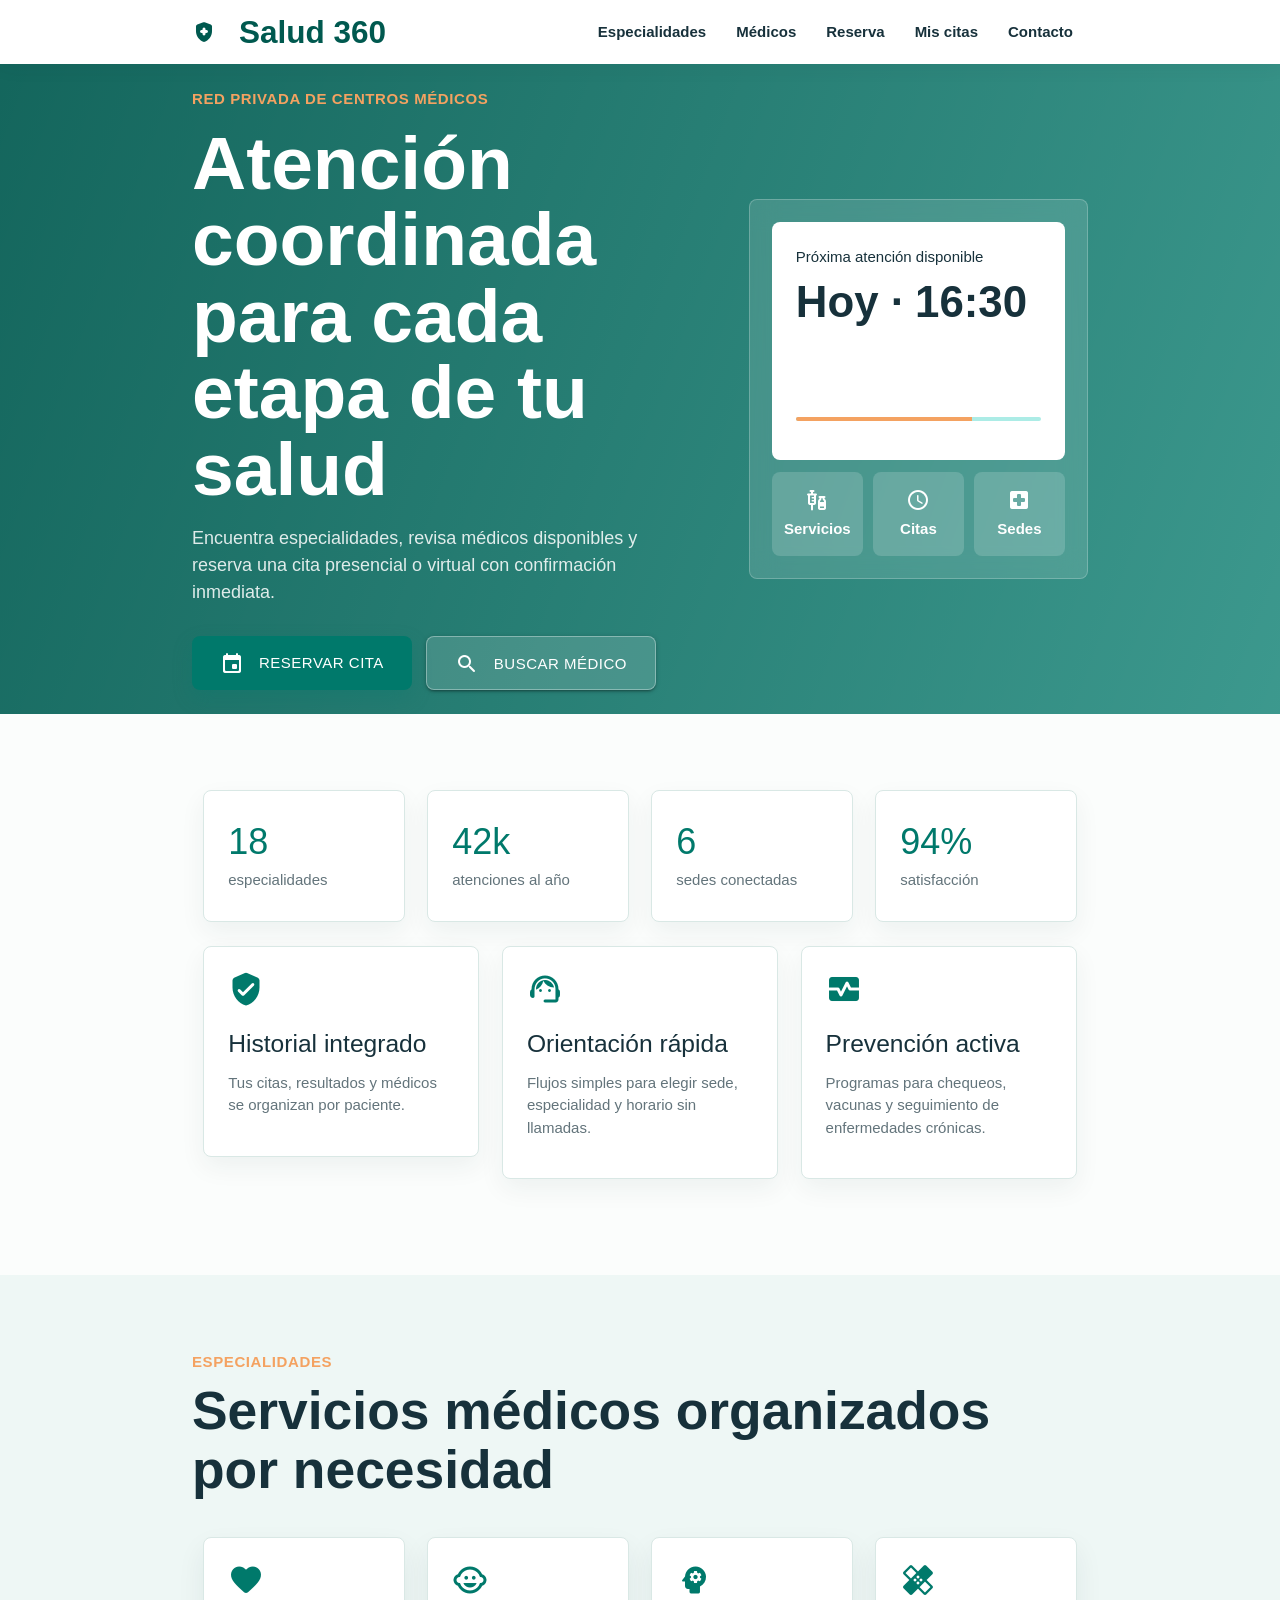
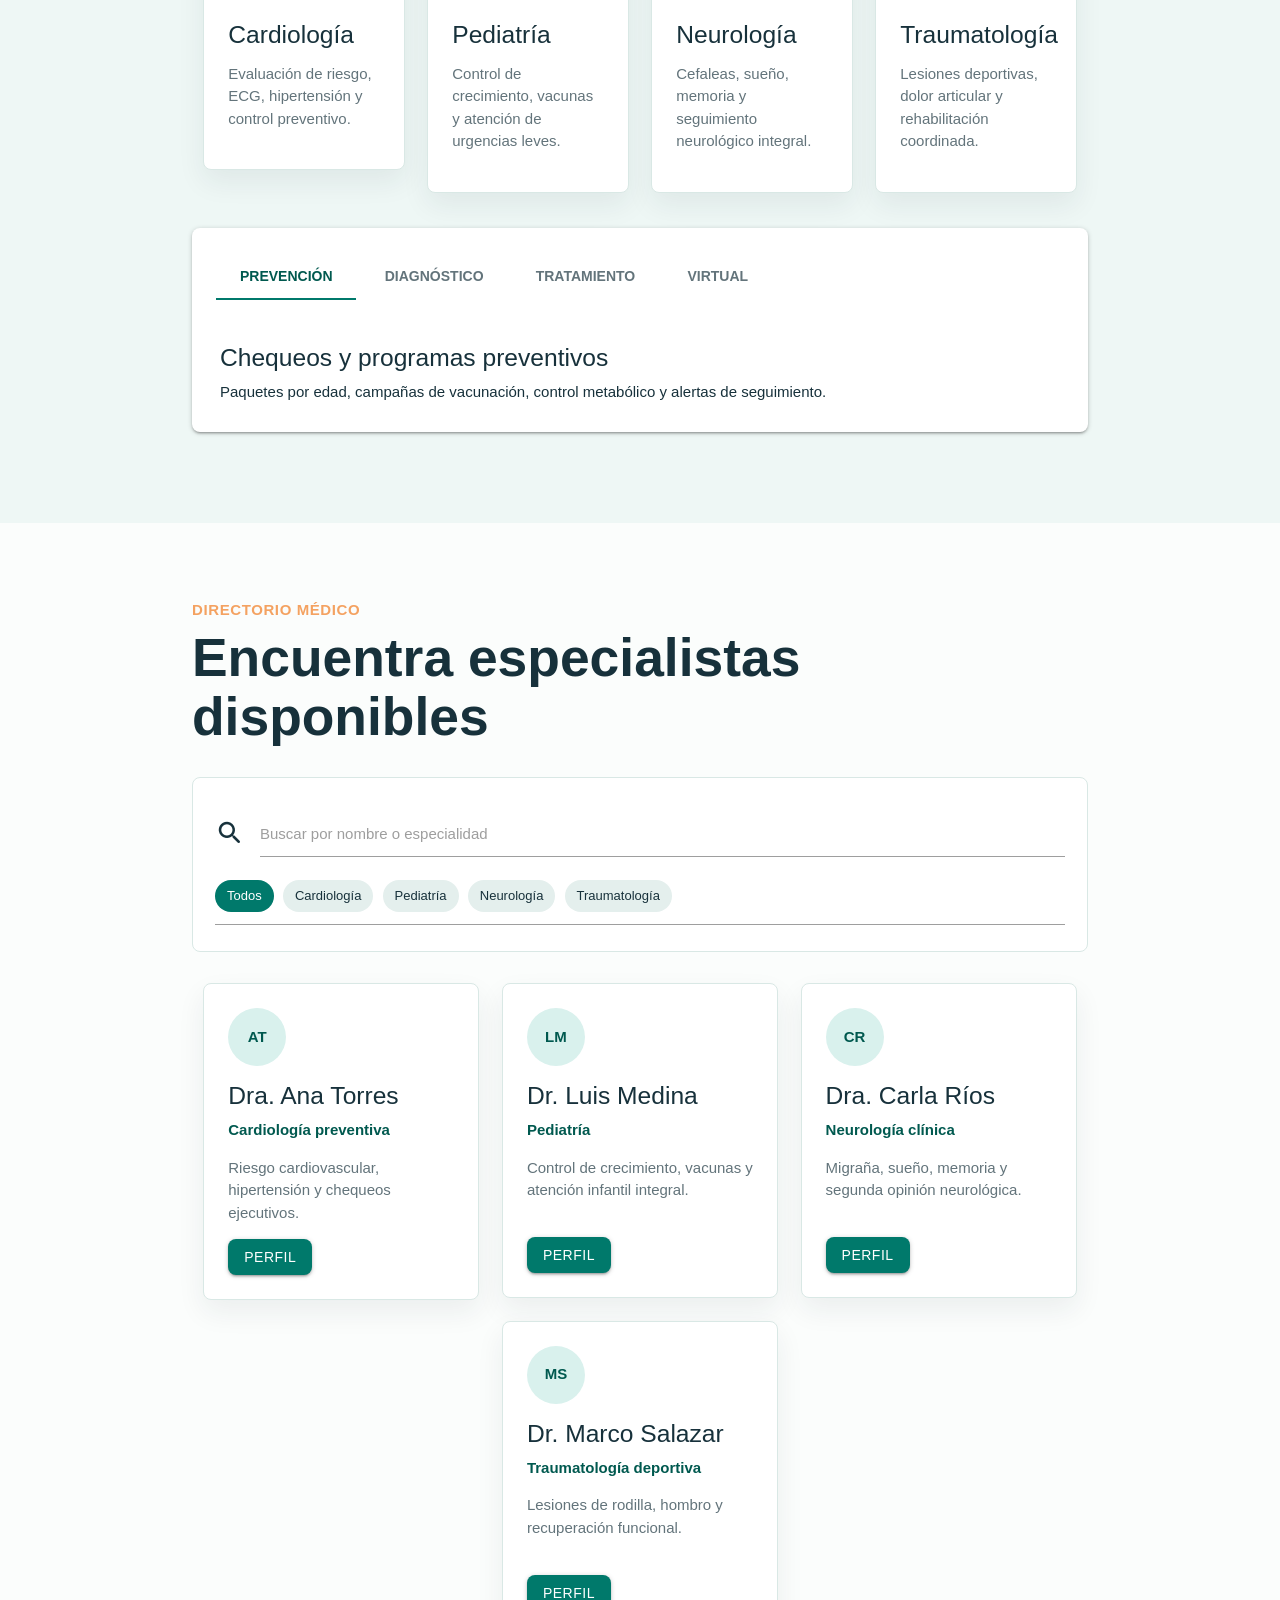
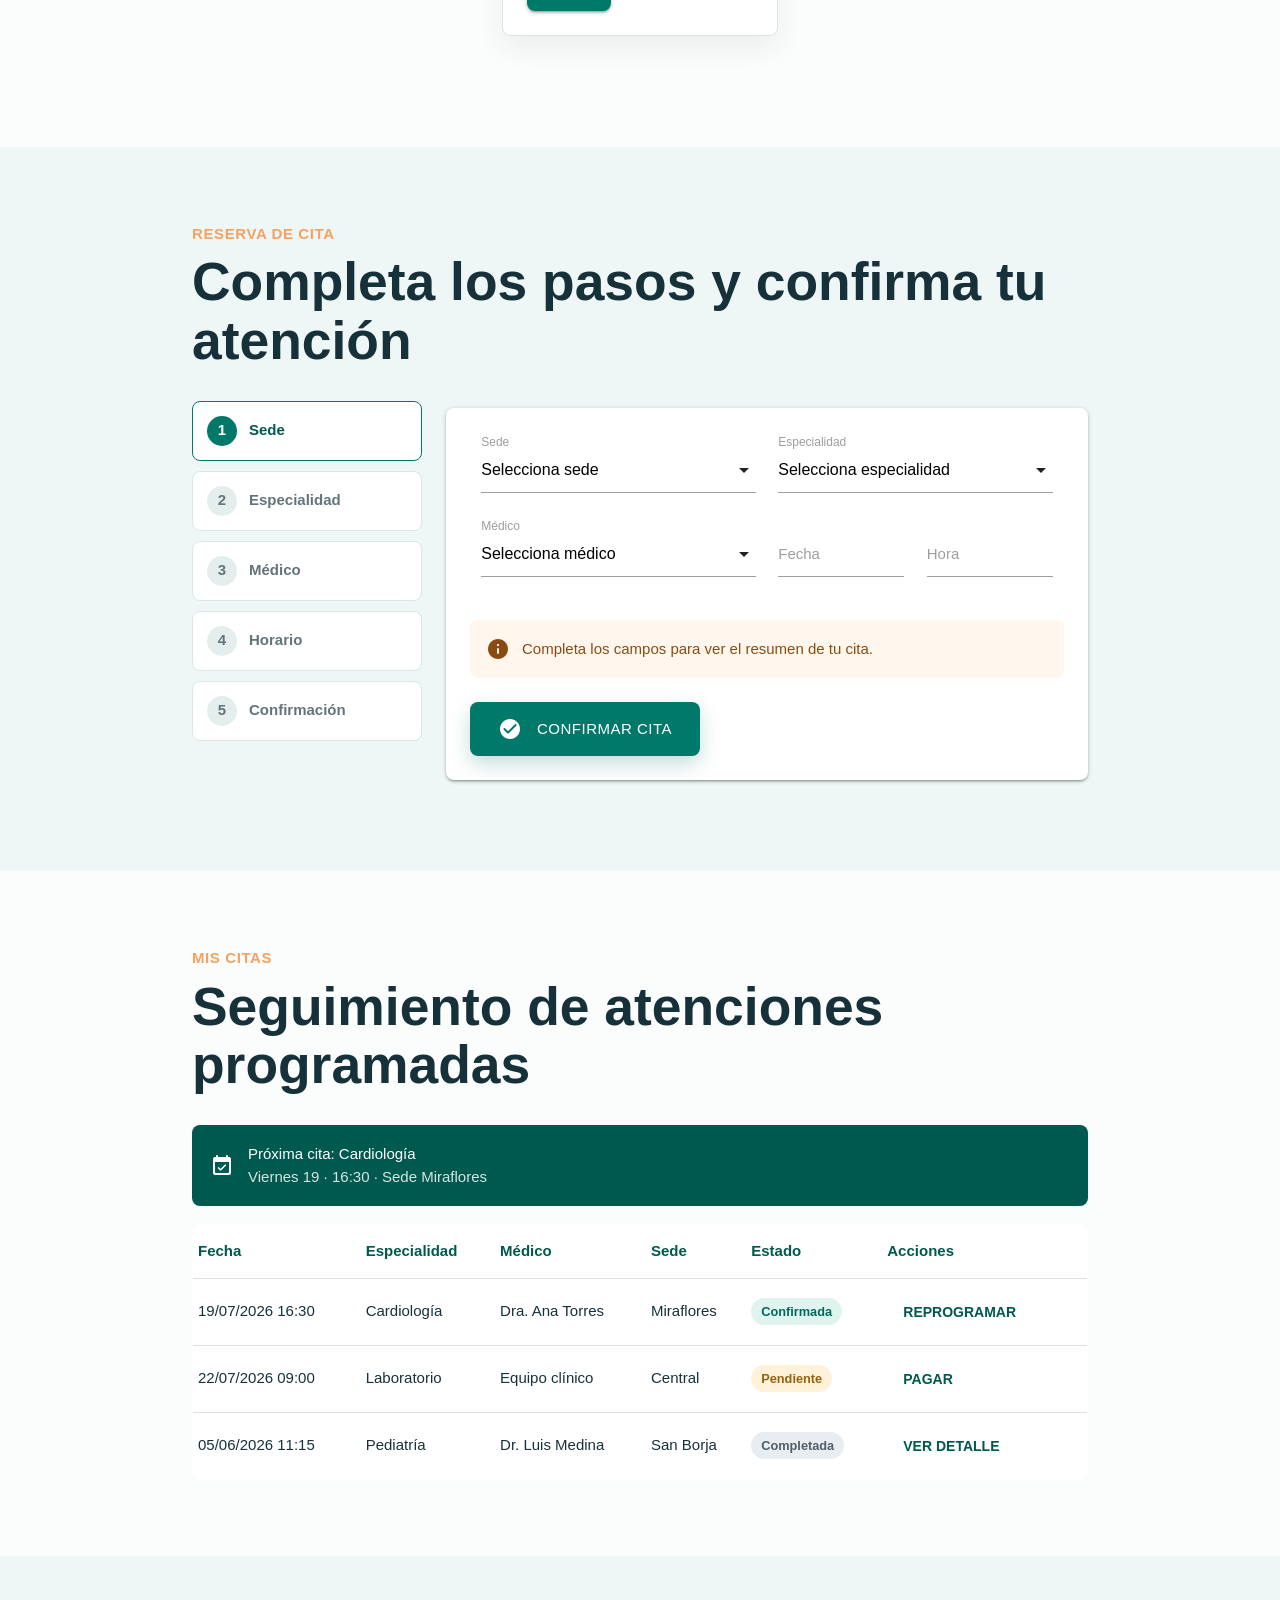
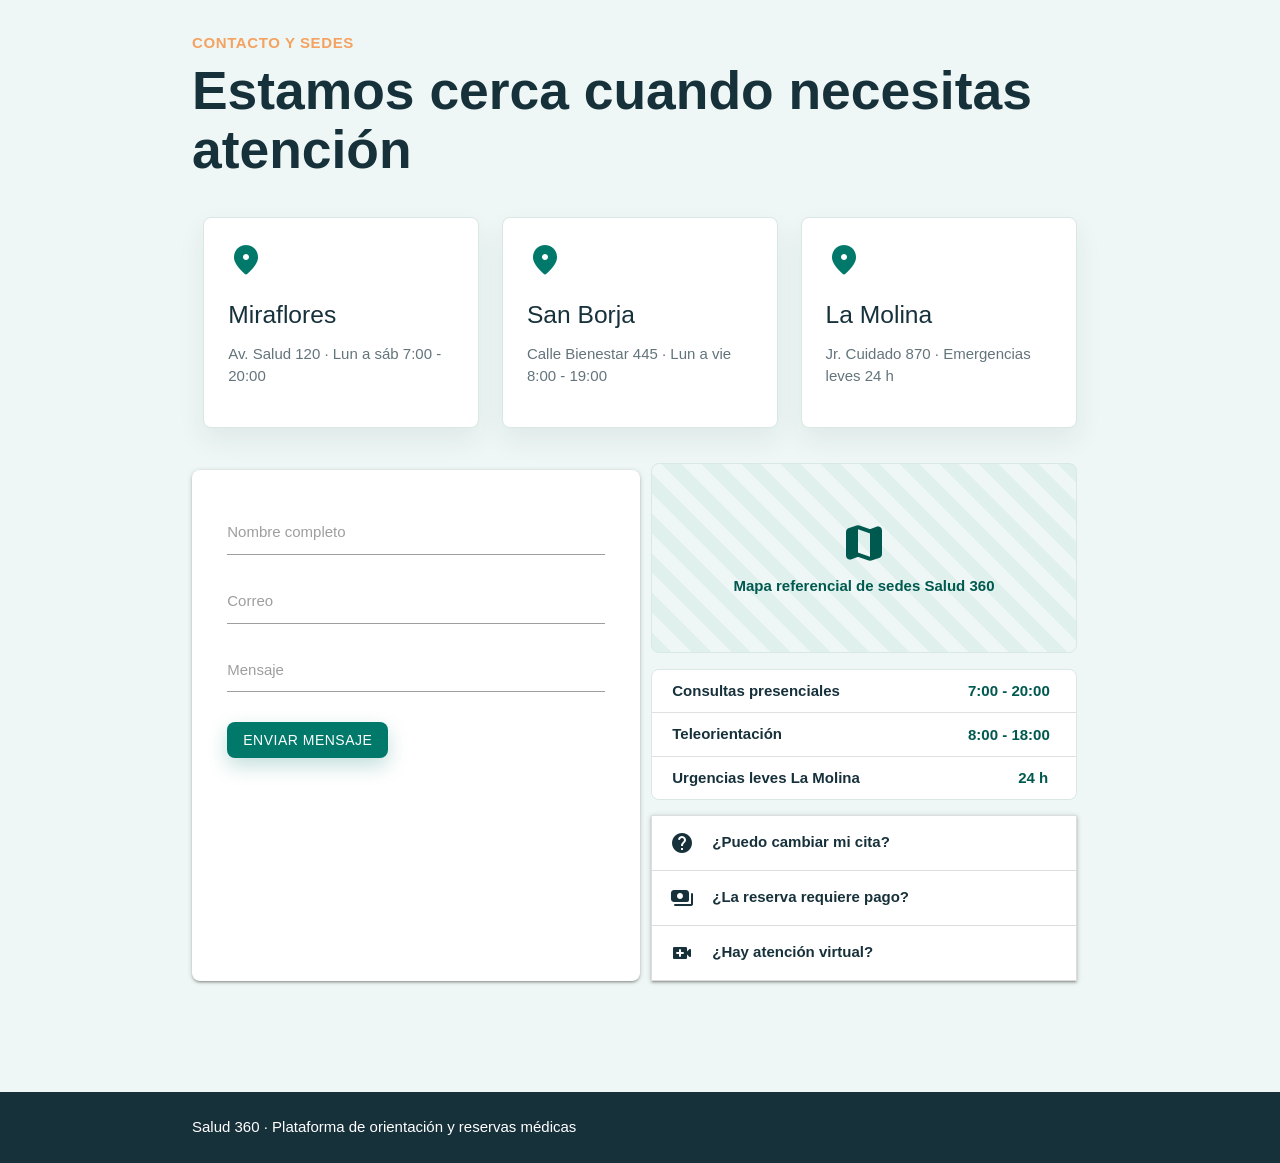
<file: Ejercicio3/index.html>
<!DOCTYPE html>
<html lang="es">
<head>
  <meta charset="UTF-8">
  <meta name="viewport" content="width=device-width, initial-scale=1.0">
  <title>Salud 360 | Centros de salud</title>
  <link href="https://fonts.googleapis.com/icon?family=Material+Icons+Round" rel="stylesheet">
  <link rel="stylesheet" href="https://cdnjs.cloudflare.com/ajax/libs/materialize/1.0.0/css/materialize.min.css">
  <link rel="stylesheet" href="css/styles.css">
</head>
<body>
  <div class="preloader-screen" id="pageLoader">
    <div class="preloader-wrapper big active">
      <div class="spinner-layer spinner-teal-only">
        <div class="circle-clipper left"><div class="circle"></div></div>
        <div class="gap-patch"><div class="circle"></div></div>
        <div class="circle-clipper right"><div class="circle"></div></div>
      </div>
    </div>
    <p>Preparando tu atención...</p>
  </div>

  <header>
    <div class="navbar-fixed">
      <nav class="health-nav">
        <div class="nav-wrapper container">
          <a href="#inicio" class="brand-logo"><i class="material-icons-round">health_and_safety</i>Salud 360</a>
          <a href="#" data-target="mobile-nav" class="sidenav-trigger"><i class="material-icons-round">menu</i></a>
          <ul class="right hide-on-med-and-down">
            <li><a href="#especialidades">Especialidades</a></li>
            <li><a href="#directorio">Médicos</a></li>
            <li><a href="#reserva">Reserva</a></li>
            <li><a href="#mis-citas">Mis citas</a></li>
            <li><a href="#contacto">Contacto</a></li>
          </ul>
        </div>
      </nav>
    </div>
    <ul class="sidenav" id="mobile-nav">
      <li><div class="user-view"><div class="background brand-gradient"></div><span class="white-text name">Salud 360</span><span class="white-text email">Atención integral cerca de ti</span></div></li>
      <li><a href="#inicio" class="sidenav-close"><i class="material-icons-round">home</i>Inicio</a></li>
      <li><a href="#especialidades" class="sidenav-close"><i class="material-icons-round">medical_services</i>Especialidades</a></li>
      <li><a href="#directorio" class="sidenav-close"><i class="material-icons-round">groups</i>Directorio médico</a></li>
      <li><a href="#reserva" class="sidenav-close"><i class="material-icons-round">event_available</i>Reserva de cita</a></li>
      <li><a href="#mis-citas" class="sidenav-close"><i class="material-icons-round">assignment</i>Mis citas</a></li>
      <li><a href="#contacto" class="sidenav-close"><i class="material-icons-round">place</i>Contacto y sedes</a></li>
    </ul>
  </header>

  <main>
    <section id="inicio" class="hero section-scroll">
      <div class="container hero-grid">
        <div class="hero-copy">
          <span class="section-label">Red privada de centros médicos</span>
          <h1>Atención coordinada para cada etapa de tu salud</h1>
          <p>Encuentra especialidades, revisa médicos disponibles y reserva una cita presencial o virtual con confirmación inmediata.</p>
          <div class="hero-actions">
            <a href="#reserva" class="btn-large waves-effect waves-light primary-btn"><i class="material-icons-round left">event</i>Reservar cita</a>
            <a href="#directorio" class="btn-large waves-effect secondary-btn"><i class="material-icons-round left">search</i>Buscar médico</a>
          </div>
        </div>
        <div class="hero-panel">
          <div class="next-card">
            <span>Próxima atención disponible</span>
            <h3>Hoy · 16:30</h3>
            <p>Medicina interna · Sede Miraflores</p>
            <div class="progress"><div class="determinate" style="width: 72%"></div></div>
          </div>
          <div class="quick-grid">
            <a href="#especialidades"><i class="material-icons-round">vaccines</i>Servicios</a>
            <a href="#mis-citas"><i class="material-icons-round">schedule</i>Citas</a>
            <a href="#contacto"><i class="material-icons-round">local_hospital</i>Sedes</a>
          </div>
        </div>
      </div>
    </section>

    <section class="container section-block">
      <div class="row">
        <div class="col s12 m6 l3"><div class="metric"><strong>18</strong><span>especialidades</span></div></div>
        <div class="col s12 m6 l3"><div class="metric"><strong>42k</strong><span>atenciones al año</span></div></div>
        <div class="col s12 m6 l3"><div class="metric"><strong>6</strong><span>sedes conectadas</span></div></div>
        <div class="col s12 m6 l3"><div class="metric"><strong>94%</strong><span>satisfacción</span></div></div>
      </div>
      <div class="row benefit-row">
        <div class="col s12 m4"><div class="benefit"><i class="material-icons-round">verified_user</i><h5>Historial integrado</h5><p>Tus citas, resultados y médicos se organizan por paciente.</p></div></div>
        <div class="col s12 m4"><div class="benefit"><i class="material-icons-round">support_agent</i><h5>Orientación rápida</h5><p>Flujos simples para elegir sede, especialidad y horario sin llamadas.</p></div></div>
        <div class="col s12 m4"><div class="benefit"><i class="material-icons-round">monitor_heart</i><h5>Prevención activa</h5><p>Programas para chequeos, vacunas y seguimiento de enfermedades crónicas.</p></div></div>
      </div>
    </section>

    <section id="especialidades" class="section-block soft-band section-scroll">
      <div class="container">
        <div class="section-title">
          <span class="section-label">Especialidades</span>
          <h2>Servicios médicos organizados por necesidad</h2>
        </div>
        <div class="row specialty-cards">
          <div class="col s12 m6 l3"><div class="card specialty-card"><i class="material-icons-round">favorite</i><h5>Cardiología</h5><p>Evaluación de riesgo, ECG, hipertensión y control preventivo.</p></div></div>
          <div class="col s12 m6 l3"><div class="card specialty-card"><i class="material-icons-round">child_care</i><h5>Pediatría</h5><p>Control de crecimiento, vacunas y atención de urgencias leves.</p></div></div>
          <div class="col s12 m6 l3"><div class="card specialty-card"><i class="material-icons-round">psychology</i><h5>Neurología</h5><p>Cefaleas, sueño, memoria y seguimiento neurológico integral.</p></div></div>
          <div class="col s12 m6 l3"><div class="card specialty-card"><i class="material-icons-round">healing</i><h5>Traumatología</h5><p>Lesiones deportivas, dolor articular y rehabilitación coordinada.</p></div></div>
        </div>
        <div class="card detail-card">
          <div class="card-content">
            <ul class="tabs custom-tabs">
              <li class="tab col s3"><a class="active" href="#tab-prevencion">Prevención</a></li>
              <li class="tab col s3"><a href="#tab-diagnostico">Diagnóstico</a></li>
              <li class="tab col s3"><a href="#tab-tratamiento">Tratamiento</a></li>
              <li class="tab col s3"><a href="#tab-virtual">Virtual</a></li>
            </ul>
            <div id="tab-prevencion" class="tab-content"><h5>Chequeos y programas preventivos</h5><p>Paquetes por edad, campañas de vacunación, control metabólico y alertas de seguimiento.</p></div>
            <div id="tab-diagnostico" class="tab-content"><h5>Diagnóstico conectado</h5><p>Laboratorio, imágenes, electrocardiogramas y lectura clínica dentro del mismo expediente.</p></div>
            <div id="tab-tratamiento" class="tab-content"><h5>Planes de tratamiento</h5><p>Indicaciones, controles, rehabilitación y derivaciones entre sedes según disponibilidad.</p></div>
            <div id="tab-virtual" class="tab-content"><h5>Teleorientación médica</h5><p>Citas virtuales para seguimiento, lectura de resultados y consultas de baja complejidad.</p></div>
          </div>
        </div>
      </div>
    </section>

    <section id="directorio" class="container section-block section-scroll">
      <div class="section-title">
        <span class="section-label">Directorio médico</span>
        <h2>Encuentra especialistas disponibles</h2>
      </div>
      <div class="filter-panel">
        <div class="input-field"><i class="material-icons-round prefix">search</i><input id="doctorSearch" type="text"><label for="doctorSearch">Buscar por nombre o especialidad</label></div>
        <div class="chips filter-chips">
          <div class="chip active-filter" data-filter="todos">Todos</div>
          <div class="chip" data-filter="Cardiología">Cardiología</div>
          <div class="chip" data-filter="Pediatría">Pediatría</div>
          <div class="chip" data-filter="Neurología">Neurología</div>
          <div class="chip" data-filter="Traumatología">Traumatología</div>
        </div>
      </div>
      <div class="row doctor-grid" id="doctorGrid">
        <div class="col s12 m6 l4 doctor-item" data-specialty="Cardiología" data-name="ana torres cardiología">
          <div class="card doctor-card"><div class="avatar">AT</div><h5>Dra. Ana Torres</h5><span>Cardiología preventiva</span><p>Riesgo cardiovascular, hipertensión y chequeos ejecutivos.</p><div class="card-actions"><a class="btn modal-trigger" href="#doctorModal" data-doctor="Dra. Ana Torres|Cardiología preventiva|CMP 18452 · 12 años de experiencia|Sede Miraflores y consulta virtual">Perfil</a></div></div>
        </div>
        <div class="col s12 m6 l4 doctor-item" data-specialty="Pediatría" data-name="luis medina pediatría">
          <div class="card doctor-card"><div class="avatar">LM</div><h5>Dr. Luis Medina</h5><span>Pediatría</span><p>Control de crecimiento, vacunas y atención infantil integral.</p><div class="card-actions"><a class="btn modal-trigger" href="#doctorModal" data-doctor="Dr. Luis Medina|Pediatría|CMP 20987 · 9 años de experiencia|Sede San Borja">Perfil</a></div></div>
        </div>
        <div class="col s12 m6 l4 doctor-item" data-specialty="Neurología" data-name="carla rios neurología">
          <div class="card doctor-card"><div class="avatar">CR</div><h5>Dra. Carla Ríos</h5><span>Neurología clínica</span><p>Migraña, sueño, memoria y segunda opinión neurológica.</p><div class="card-actions"><a class="btn modal-trigger" href="#doctorModal" data-doctor="Dra. Carla Ríos|Neurología clínica|CMP 16734 · 14 años de experiencia|Sede Central">Perfil</a></div></div>
        </div>
        <div class="col s12 m6 l4 doctor-item" data-specialty="Traumatología" data-name="marco salazar traumatología">
          <div class="card doctor-card"><div class="avatar">MS</div><h5>Dr. Marco Salazar</h5><span>Traumatología deportiva</span><p>Lesiones de rodilla, hombro y recuperación funcional.</p><div class="card-actions"><a class="btn modal-trigger" href="#doctorModal" data-doctor="Dr. Marco Salazar|Traumatología deportiva|CMP 22145 · 11 años de experiencia|Sede La Molina">Perfil</a></div></div>
        </div>
      </div>
    </section>

    <section id="reserva" class="section-block soft-band section-scroll">
      <div class="container">
        <div class="section-title">
          <span class="section-label">Reserva de cita</span>
          <h2>Completa los pasos y confirma tu atención</h2>
        </div>
        <div class="booking-layout">
          <div class="booking-steps">
            <div class="step active" data-step="1"><span>1</span>Sede</div>
            <div class="step" data-step="2"><span>2</span>Especialidad</div>
            <div class="step" data-step="3"><span>3</span>Médico</div>
            <div class="step" data-step="4"><span>4</span>Horario</div>
            <div class="step" data-step="5"><span>5</span>Confirmación</div>
          </div>
          <form class="card booking-card" id="bookingForm">
            <div class="card-content">
              <div class="row">
                <div class="input-field col s12 m6"><select id="sede" required><option value="" disabled selected>Selecciona sede</option><option>Miraflores</option><option>San Borja</option><option>La Molina</option><option>Central</option></select><label>Sede</label></div>
                <div class="input-field col s12 m6"><select id="especialidad" required><option value="" disabled selected>Selecciona especialidad</option><option>Cardiología</option><option>Pediatría</option><option>Neurología</option><option>Traumatología</option></select><label>Especialidad</label></div>
                <div class="input-field col s12 m6"><select id="medico" required><option value="" disabled selected>Selecciona médico</option><option>Dra. Ana Torres</option><option>Dr. Luis Medina</option><option>Dra. Carla Ríos</option><option>Dr. Marco Salazar</option></select><label>Médico</label></div>
                <div class="input-field col s12 m3"><input id="fecha" type="text" class="datepicker" required><label for="fecha">Fecha</label></div>
                <div class="input-field col s12 m3"><input id="hora" type="text" class="timepicker" required><label for="hora">Hora</label></div>
              </div>
              <div class="summary-box" id="bookingSummary">
                <i class="material-icons-round">info</i>
                <span>Completa los campos para ver el resumen de tu cita.</span>
              </div>
              <button class="btn-large primary-btn waves-effect waves-light" type="submit"><i class="material-icons-round left">check_circle</i>Confirmar cita</button>
            </div>
          </form>
        </div>
      </div>
    </section>

    <section id="mis-citas" class="container section-block section-scroll">
      <div class="section-title">
        <span class="section-label">Mis citas</span>
        <h2>Seguimiento de atenciones programadas</h2>
      </div>
      <div class="next-appointment">
        <i class="material-icons-round">event_available</i>
        <div><strong>Próxima cita: Cardiología</strong><span>Viernes 19 · 16:30 · Sede Miraflores</span></div>
      </div>
      <table class="responsive-table appointments-table">
        <thead><tr><th>Fecha</th><th>Especialidad</th><th>Médico</th><th>Sede</th><th>Estado</th><th>Acciones</th></tr></thead>
        <tbody id="appointmentsBody">
          <tr><td>19/07/2026 16:30</td><td>Cardiología</td><td>Dra. Ana Torres</td><td>Miraflores</td><td><span class="status confirmed">Confirmada</span></td><td><a class="btn-flat action-link">Reprogramar</a></td></tr>
          <tr><td>22/07/2026 09:00</td><td>Laboratorio</td><td>Equipo clínico</td><td>Central</td><td><span class="status pending">Pendiente</span></td><td><a class="btn-flat action-link">Pagar</a></td></tr>
          <tr><td>05/06/2026 11:15</td><td>Pediatría</td><td>Dr. Luis Medina</td><td>San Borja</td><td><span class="status done">Completada</span></td><td><a class="btn-flat action-link">Ver detalle</a></td></tr>
        </tbody>
      </table>
    </section>

    <section id="contacto" class="section-block soft-band section-scroll">
      <div class="container">
        <div class="section-title">
          <span class="section-label">Contacto y sedes</span>
          <h2>Estamos cerca cuando necesitas atención</h2>
        </div>
        <div class="row">
          <div class="col s12 m4"><div class="card location-card"><i class="material-icons-round">location_on</i><h5>Miraflores</h5><p>Av. Salud 120 · Lun a sáb 7:00 - 20:00</p></div></div>
          <div class="col s12 m4"><div class="card location-card"><i class="material-icons-round">location_on</i><h5>San Borja</h5><p>Calle Bienestar 445 · Lun a vie 8:00 - 19:00</p></div></div>
          <div class="col s12 m4"><div class="card location-card"><i class="material-icons-round">location_on</i><h5>La Molina</h5><p>Jr. Cuidado 870 · Emergencias leves 24 h</p></div></div>
        </div>
        <div class="row contact-grid">
          <form class="col s12 m6 card contact-form" id="contactForm">
            <div class="card-content">
              <div class="input-field"><input id="nombre" type="text" required><label for="nombre">Nombre completo</label></div>
              <div class="input-field"><input id="correo" type="email" required><label for="correo">Correo</label></div>
              <div class="input-field"><textarea id="mensaje" class="materialize-textarea" required></textarea><label for="mensaje">Mensaje</label></div>
              <button class="btn primary-btn" type="submit">Enviar mensaje</button>
            </div>
          </form>
          <div class="col s12 m6">
            <div class="map-card"><i class="material-icons-round">map</i><span>Mapa referencial de sedes Salud 360</span></div>
            <ul class="collection schedule-collection">
              <li class="collection-item"><span class="badge">7:00 - 20:00</span>Consultas presenciales</li>
              <li class="collection-item"><span class="badge">8:00 - 18:00</span>Teleorientación</li>
              <li class="collection-item"><span class="badge">24 h</span>Urgencias leves La Molina</li>
            </ul>
            <ul class="collapsible faq">
              <li><div class="collapsible-header"><i class="material-icons-round">help</i>¿Puedo cambiar mi cita?</div><div class="collapsible-body"><span>Sí, desde Mis citas hasta 8 horas antes de la atención.</span></div></li>
              <li><div class="collapsible-header"><i class="material-icons-round">payments</i>¿La reserva requiere pago?</div><div class="collapsible-body"><span>Algunas especialidades permiten pago en sede; otras solicitan prepago.</span></div></li>
              <li><div class="collapsible-header"><i class="material-icons-round">video_call</i>¿Hay atención virtual?</div><div class="collapsible-body"><span>Sí, para seguimiento, resultados y orientación médica.</span></div></li>
            </ul>
          </div>
        </div>
      </div>
    </section>
  </main>

  <div id="doctorModal" class="modal">
    <div class="modal-content doctor-profile">
      <div class="avatar large" id="modalInitials">AT</div>
      <div>
        <h4 id="modalName">Dra. Ana Torres</h4>
        <p id="modalSpecialty">Cardiología preventiva</p>
        <span id="modalInfo">CMP 18452 · 12 años de experiencia</span>
        <strong id="modalLocation">Sede Miraflores</strong>
      </div>
    </div>
    <div class="modal-footer">
      <a href="#reserva" class="modal-close btn primary-btn">Reservar con este médico</a>
    </div>
  </div>

  <footer class="page-footer custom-footer">
    <div class="container">Salud 360 · Plataforma de orientación y reservas médicas</div>
  </footer>

  <script src="https://cdnjs.cloudflare.com/ajax/libs/materialize/1.0.0/js/materialize.min.js"></script>
  <script src="js/app.js"></script>
</body>
</html>
</file>
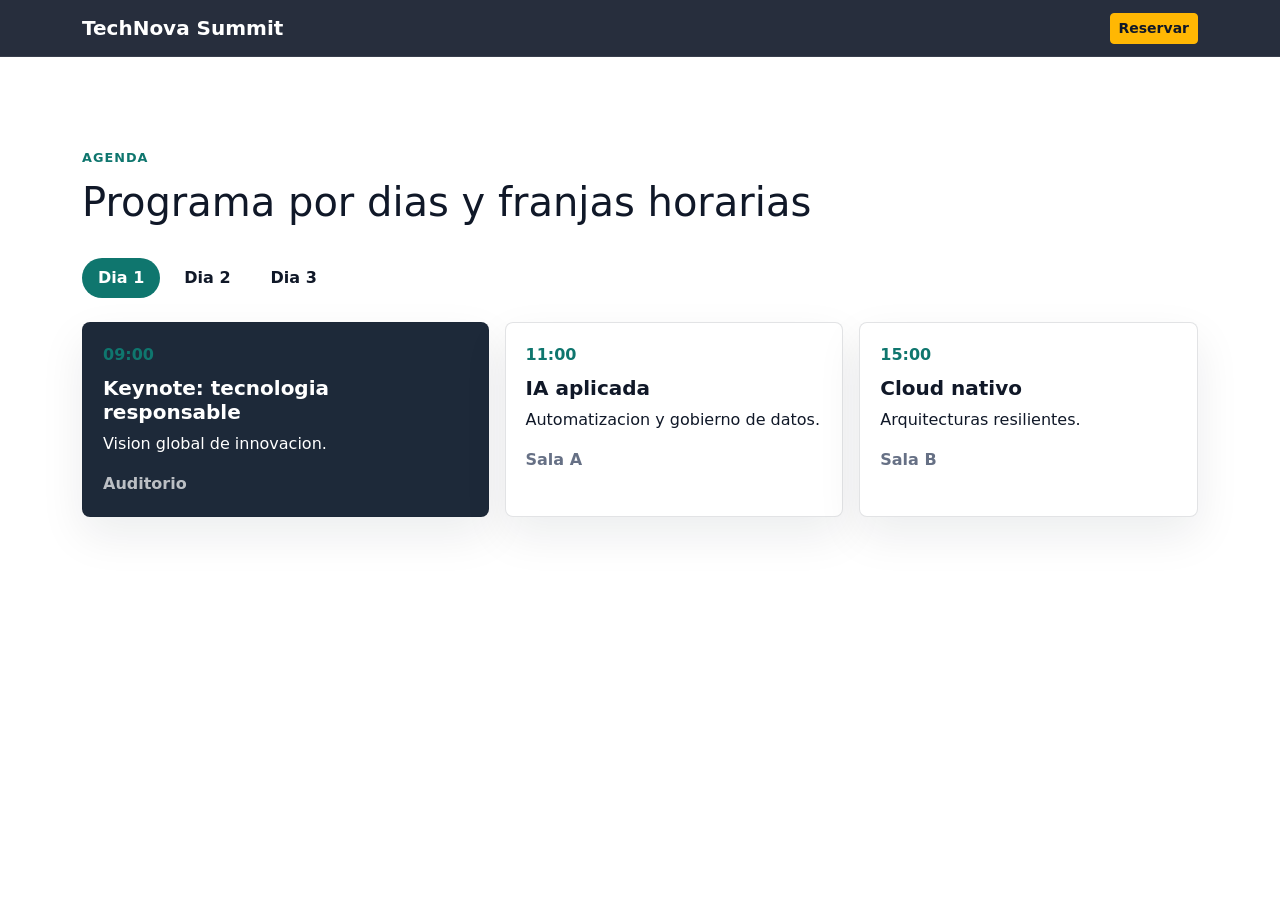
<file: Ejercicio1/agenda.html>
<!doctype html>
<html lang="es">
  <head>
    <meta charset="utf-8">
    <meta name="viewport" content="width=device-width, initial-scale=1">
    <title>Agenda | TechNova Summit 2026</title>
    <link href="https://cdn.jsdelivr.net/npm/bootstrap@5.3.3/dist/css/bootstrap.min.css" rel="stylesheet">
    <link rel="stylesheet" href="css/styles.css">
  </head>
  <body>
    <nav class="navbar navbar-expand-lg navbar-dark glass-nav"><div class="container"><a class="navbar-brand fw-bold" href="index.html">TechNova Summit</a><a class="btn btn-accent btn-sm" href="inscripcion.html">Reservar</a></div></nav>
    <main class="section-pad">
      <div class="container">
        <div class="section-heading"><span class="eyebrow">Agenda</span><h1>Programa por dias y franjas horarias</h1></div>
        <ul class="nav nav-pills agenda-tabs mb-4" role="tablist">
          <li class="nav-item"><button class="nav-link active" data-bs-toggle="pill" data-bs-target="#dia1" type="button">Dia 1</button></li>
          <li class="nav-item"><button class="nav-link" data-bs-toggle="pill" data-bs-target="#dia2" type="button">Dia 2</button></li>
          <li class="nav-item"><button class="nav-link" data-bs-toggle="pill" data-bs-target="#dia3" type="button">Dia 3</button></li>
        </ul>
        <div class="tab-content">
          <div class="tab-pane fade show active" id="dia1"><div class="agenda-grid"><article class="session-card featured"><time>09:00</time><h3>Keynote: tecnologia responsable</h3><p>Vision global de innovacion.</p><span>Auditorio</span></article><article class="session-card"><time>11:00</time><h3>IA aplicada</h3><p>Automatizacion y gobierno de datos.</p><span>Sala A</span></article><article class="session-card"><time>15:00</time><h3>Cloud nativo</h3><p>Arquitecturas resilientes.</p><span>Sala B</span></article></div></div>
          <div class="tab-pane fade" id="dia2"><div class="agenda-grid"><article class="session-card featured"><time>09:30</time><h3>Ciberseguridad ejecutiva</h3><p>Respuesta a incidentes.</p><span>Auditorio</span></article><article class="session-card"><time>12:00</time><h3>Producto digital</h3><p>Discovery y metricas.</p><span>Sala C</span></article><article class="session-card"><time>16:00</time><h3>Panel de inversion</h3><p>Capital para startups.</p><span>Expo</span></article></div></div>
          <div class="tab-pane fade" id="dia3"><div class="agenda-grid"><article class="session-card featured"><time>10:00</time><h3>Ciudades inteligentes</h3><p>Servicios publicos digitales.</p><span>Auditorio</span></article><article class="session-card"><time>13:00</time><h3>Networking sectorial</h3><p>Mesas por industria.</p><span>Expo</span></article><article class="session-card"><time>17:30</time><h3>Cierre y premios</h3><p>Reconocimiento final.</p><span>Auditorio</span></article></div></div>
        </div>
      </div>
    </main>
    <script src="https://cdn.jsdelivr.net/npm/bootstrap@5.3.3/dist/js/bootstrap.bundle.min.js"></script>
  </body>
</html>
</file>
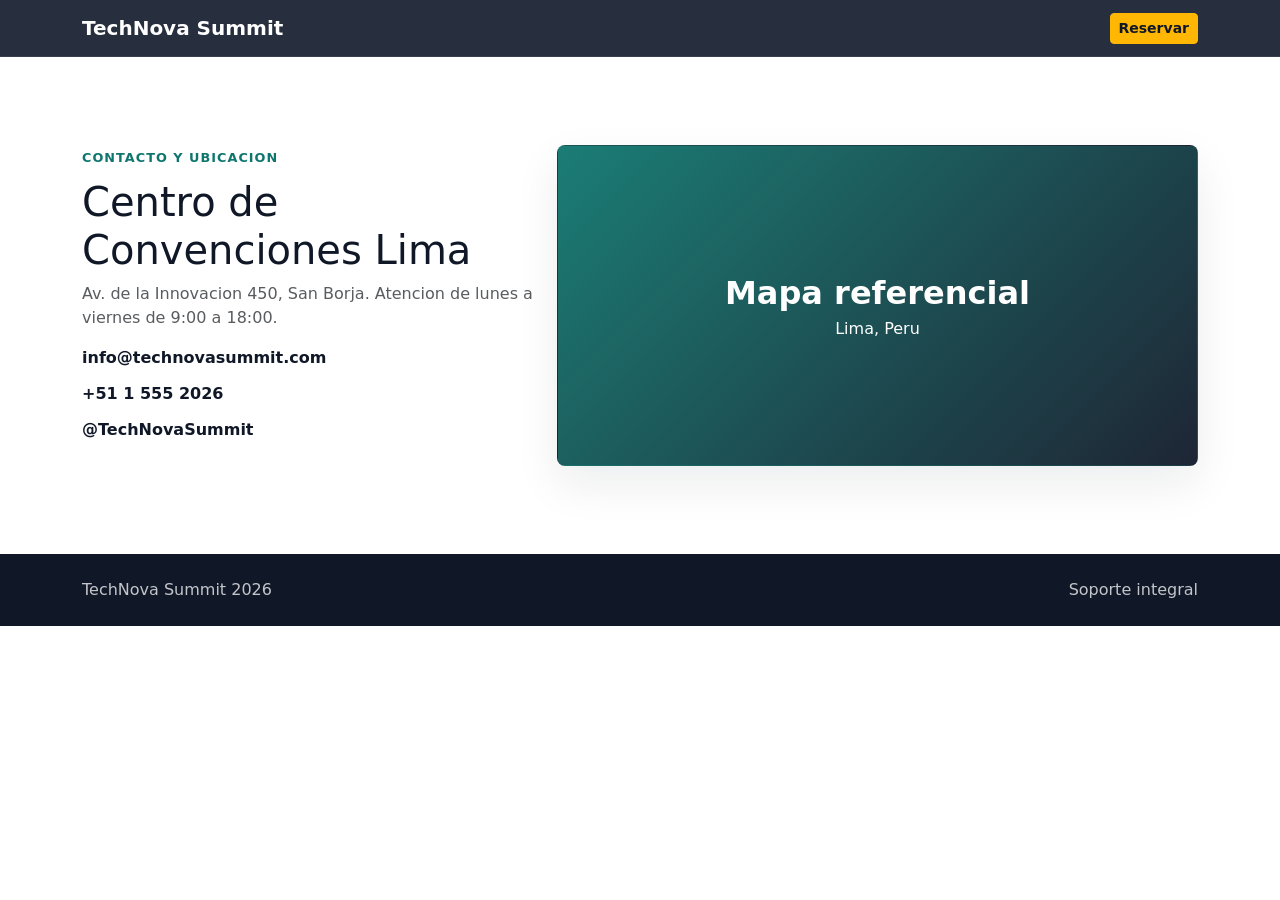
<file: Ejercicio1/contacto.html>
<!doctype html>
<html lang="es">
  <head><meta charset="utf-8"><meta name="viewport" content="width=device-width, initial-scale=1"><title>Contacto | TechNova Summit 2026</title><link href="https://cdn.jsdelivr.net/npm/bootstrap@5.3.3/dist/css/bootstrap.min.css" rel="stylesheet"><link rel="stylesheet" href="css/styles.css"></head>
  <body><nav class="navbar navbar-expand-lg navbar-dark glass-nav"><div class="container"><a class="navbar-brand fw-bold" href="index.html">TechNova Summit</a><a class="btn btn-accent btn-sm" href="inscripcion.html">Reservar</a></div></nav>
    <main class="section-pad"><div class="container"><div class="row g-4"><div class="col-lg-5"><span class="eyebrow">Contacto y ubicacion</span><h1>Centro de Convenciones Lima</h1><p class="text-muted">Av. de la Innovacion 450, San Borja. Atencion de lunes a viernes de 9:00 a 18:00.</p><div class="contact-list"><a href="mailto:info@technovasummit.com">info@technovasummit.com</a><a href="tel:+5115552026">+51 1 555 2026</a><span>@TechNovaSummit</span></div></div><div class="col-lg-7"><div class="map-panel"><div><strong>Mapa referencial</strong><span>Lima, Peru</span></div></div></div></div></div></main>
    <footer class="footer"><div class="container d-flex justify-content-between"><span>TechNova Summit 2026</span><span>Soporte integral</span></div></footer>
  </body>
</html>
</file>
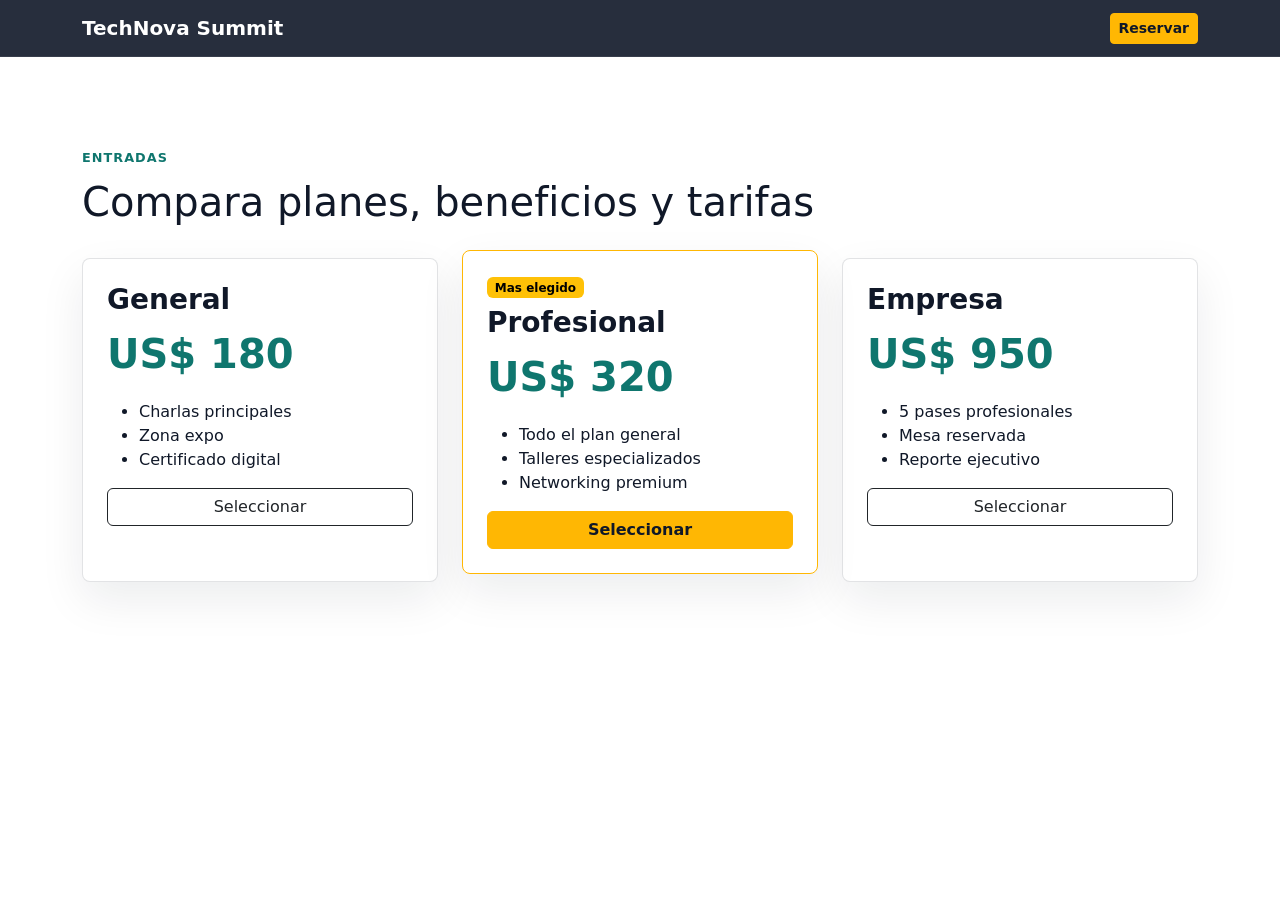
<file: Ejercicio1/entradas.html>
<!doctype html>
<html lang="es">
  <head><meta charset="utf-8"><meta name="viewport" content="width=device-width, initial-scale=1"><title>Entradas | TechNova Summit 2026</title><link href="https://cdn.jsdelivr.net/npm/bootstrap@5.3.3/dist/css/bootstrap.min.css" rel="stylesheet"><link rel="stylesheet" href="css/styles.css"></head>
  <body><nav class="navbar navbar-expand-lg navbar-dark glass-nav"><div class="container"><a class="navbar-brand fw-bold" href="index.html">TechNova Summit</a><a class="btn btn-accent btn-sm" href="inscripcion.html">Reservar</a></div></nav>
    <main class="section-pad"><div class="container"><div class="section-heading"><span class="eyebrow">Entradas</span><h1>Compara planes, beneficios y tarifas</h1></div><div class="row g-4">
      <div class="col-md-6 col-xl-4"><div class="price-card"><h3>General</h3><p class="price">US$ 180</p><ul><li>Charlas principales</li><li>Zona expo</li><li>Certificado digital</li></ul><a class="btn btn-outline-dark w-100" href="inscripcion.html">Seleccionar</a></div></div>
      <div class="col-md-6 col-xl-4"><div class="price-card highlighted"><span class="badge text-bg-warning mb-2">Mas elegido</span><h3>Profesional</h3><p class="price">US$ 320</p><ul><li>Todo el plan general</li><li>Talleres especializados</li><li>Networking premium</li></ul><a class="btn btn-accent w-100" href="inscripcion.html">Seleccionar</a></div></div>
      <div class="col-md-6 col-xl-4"><div class="price-card"><h3>Empresa</h3><p class="price">US$ 950</p><ul><li>5 pases profesionales</li><li>Mesa reservada</li><li>Reporte ejecutivo</li></ul><a class="btn btn-outline-dark w-100" href="inscripcion.html">Seleccionar</a></div></div>
    </div></div></main>
  </body>
</html>
</file>
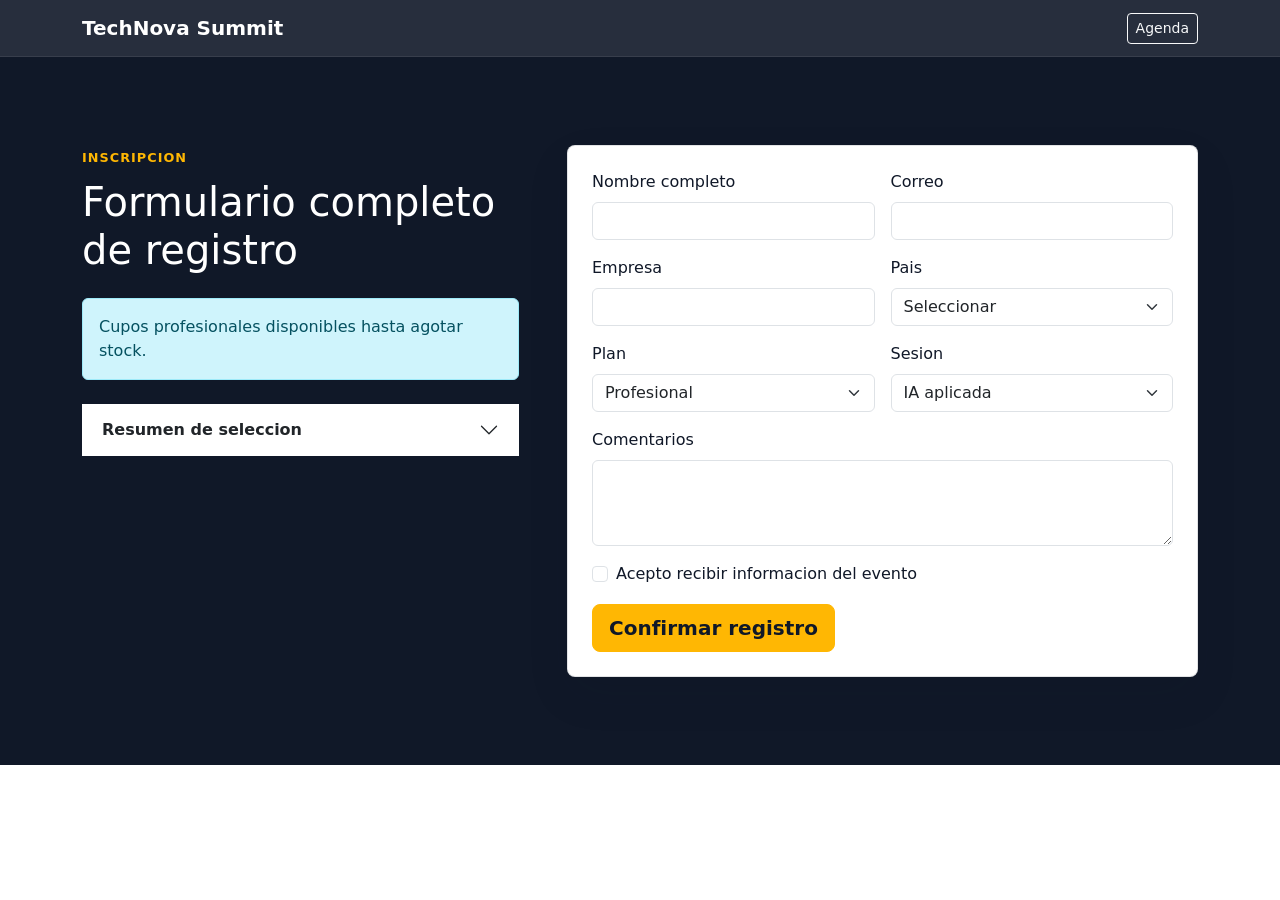
<file: Ejercicio1/inscripcion.html>
<!doctype html>
<html lang="es">
  <head><meta charset="utf-8"><meta name="viewport" content="width=device-width, initial-scale=1"><title>Inscripcion | TechNova Summit 2026</title><link href="https://cdn.jsdelivr.net/npm/bootstrap@5.3.3/dist/css/bootstrap.min.css" rel="stylesheet"><link rel="stylesheet" href="css/styles.css"></head>
  <body><nav class="navbar navbar-expand-lg navbar-dark glass-nav"><div class="container"><a class="navbar-brand fw-bold" href="index.html">TechNova Summit</a><a class="btn btn-outline-light btn-sm" href="agenda.html">Agenda</a></div></nav>
    <main class="section-pad bg-ink text-white"><div class="container"><div class="row g-5"><div class="col-lg-5"><span class="eyebrow light">Inscripcion</span><h1>Formulario completo de registro</h1><div class="alert alert-info mt-4">Cupos profesionales disponibles hasta agotar stock.</div><div class="accordion accordion-flush mt-4" id="faq"><div class="accordion-item"><h2 class="accordion-header"><button class="accordion-button collapsed" data-bs-toggle="collapse" data-bs-target="#faq1">Resumen de seleccion</button></h2><div id="faq1" class="accordion-collapse collapse" data-bs-parent="#faq"><div class="accordion-body">El registro confirma plan, sesion prioritaria y datos de contacto.</div></div></div></div></div>
      <div class="col-lg-7"><form class="registration-form needs-validation" novalidate><div class="row g-3"><div class="col-md-6"><label class="form-label" for="nombre">Nombre completo</label><input class="form-control" id="nombre" required><div class="invalid-feedback">Ingresa tu nombre.</div></div><div class="col-md-6"><label class="form-label" for="correo">Correo</label><input class="form-control" id="correo" type="email" required><div class="invalid-feedback">Ingresa un correo valido.</div></div><div class="col-md-6"><label class="form-label" for="empresa">Empresa</label><input class="form-control" id="empresa" required></div><div class="col-md-6"><label class="form-label" for="pais">Pais</label><select class="form-select" id="pais" required><option value="">Seleccionar</option><option>Peru</option><option>Chile</option><option>Mexico</option></select></div><div class="col-md-6"><label class="form-label" for="plan">Plan</label><select class="form-select" id="plan"><option>Profesional</option><option>General</option><option>Empresa</option></select></div><div class="col-md-6"><label class="form-label" for="sesion">Sesion</label><select class="form-select" id="sesion"><option>IA aplicada</option><option>Cloud nativo</option><option>Ciberseguridad</option></select></div><div class="col-12"><label class="form-label" for="comentarios">Comentarios</label><textarea class="form-control" id="comentarios" rows="3"></textarea></div><div class="col-12"><div class="form-check"><input class="form-check-input" id="terminos" type="checkbox" required><label class="form-check-label" for="terminos">Acepto recibir informacion del evento</label><div class="invalid-feedback">Debes confirmar esta seleccion.</div></div></div><div class="col-12"><button class="btn btn-accent btn-lg" type="submit">Confirmar registro</button></div></div></form></div></div></div></main>
    <div class="toast-container position-fixed bottom-0 end-0 p-3"><div id="liveToast" class="toast"><div class="toast-header"><strong class="me-auto">TechNova Summit</strong><button class="btn-close" data-bs-dismiss="toast"></button></div><div class="toast-body">Registro validado. Revisa el resumen de tu seleccion.</div></div></div>
    <script src="https://cdn.jsdelivr.net/npm/bootstrap@5.3.3/dist/js/bootstrap.bundle.min.js"></script><script>(()=>{document.querySelectorAll('.needs-validation').forEach((form)=>{form.addEventListener('submit',(event)=>{event.preventDefault();event.stopPropagation();form.classList.add('was-validated');if(form.checkValidity()){bootstrap.Toast.getOrCreateInstance(document.getElementById('liveToast')).show();}});});})();</script>
  </body>
</html>
</file>
<file: Ejercicio3/css/styles.css>
:root {
  --ink: #17313b;
  --muted: #63747b;
  --brand: #00796b;
  --brand-dark: #00594f;
  --accent: #f4a261;
  --surface: #ffffff;
  --soft: #eef7f5;
  --line: #d9e8e5;
}

html { scroll-behavior: smooth; }
body {
  color: var(--ink);
  background: #fbfdfc;
  font-family: "Roboto", Arial, sans-serif;
}

.preloader-screen {
  position: fixed;
  inset: 0;
  z-index: 9999;
  display: grid;
  place-content: center;
  gap: 18px;
  text-align: center;
  background: #fbfdfc;
  color: var(--brand-dark);
}
.preloader-screen.hidden { opacity: 0; pointer-events: none; transition: .35s ease; }
.spinner-teal-only { border-color: var(--brand); }

.health-nav {
  background: rgba(255,255,255,.94);
  box-shadow: 0 2px 18px rgba(23,49,59,.08);
}
.health-nav a { color: var(--ink); font-weight: 600; }
.brand-logo {
  display: inline-flex !important;
  align-items: center;
  gap: 8px;
  color: var(--brand-dark) !important;
  font-weight: 800;
}
.brand-gradient { background: linear-gradient(135deg, var(--brand), #2a9d8f); }

.section-scroll { scroll-margin-top: 76px; }
.hero {
  min-height: 650px;
  display: flex;
  align-items: center;
  background:
    linear-gradient(110deg, rgba(0,89,79,.92), rgba(0,121,107,.76)),
    url("https://images.unsplash.com/photo-1586773860418-d37222d8fce3?auto=format&fit=crop&w=1600&q=80") center/cover;
  color: white;
}
.hero-grid {
  display: grid;
  grid-template-columns: minmax(0, 1.2fr) minmax(300px, .8fr);
  gap: 48px;
  align-items: center;
}
.section-label {
  color: var(--accent);
  font-weight: 800;
  letter-spacing: .04em;
  text-transform: uppercase;
}
.hero h1 {
  max-width: 760px;
  margin: 14px 0;
  font-size: clamp(2.4rem, 6vw, 5rem);
  line-height: 1.02;
  font-weight: 900;
}
.hero p { max-width: 650px; font-size: 1.2rem; color: rgba(255,255,255,.86); }
.hero-actions { display: flex; flex-wrap: wrap; gap: 14px; margin-top: 30px; }

.primary-btn, .primary-btn:focus {
  background: var(--brand) !important;
  border-radius: 8px;
  box-shadow: 0 8px 20px rgba(0,121,107,.24);
}
.primary-btn:hover { background: var(--brand-dark) !important; }
.secondary-btn {
  color: white;
  background: rgba(255,255,255,.14);
  border: 1px solid rgba(255,255,255,.35);
  border-radius: 8px;
}

.hero-panel, .next-card, .metric, .benefit, .specialty-card, .detail-card, .doctor-card, .booking-card, .location-card, .contact-form, .map-card {
  border-radius: 8px;
}
.hero-panel {
  padding: 22px;
  background: rgba(255,255,255,.13);
  backdrop-filter: blur(14px);
  border: 1px solid rgba(255,255,255,.22);
}
.next-card { padding: 24px; background: white; color: var(--ink); }
.next-card h3 { margin: 10px 0 4px; font-weight: 800; }
.progress .determinate { background: var(--accent); }
.quick-grid { display: grid; grid-template-columns: repeat(3, 1fr); gap: 10px; margin-top: 12px; }
.quick-grid a { padding: 16px 8px; text-align: center; color: white; background: rgba(255,255,255,.16); border-radius: 8px; font-weight: 700; }
.quick-grid i { display: block; margin-bottom: 6px; }

.section-block { padding: 76px 0; }
.soft-band { background: var(--soft); }
.section-title { margin-bottom: 30px; }
.section-title h2 { margin: 8px 0 0; font-weight: 850; color: var(--ink); }
.metric, .benefit {
  min-height: 132px;
  padding: 24px;
  background: var(--surface);
  border: 1px solid var(--line);
  box-shadow: 0 10px 26px rgba(23,49,59,.06);
}
.metric strong { display: block; font-size: 2.4rem; color: var(--brand); }
.metric span, .benefit p, .specialty-card p, .doctor-card p, .location-card p { color: var(--muted); }
.benefit-row { margin-top: 24px; }
.benefit i, .specialty-card i, .location-card i { color: var(--brand); font-size: 36px; }

.specialty-card, .doctor-card, .location-card {
  height: 100%;
  padding: 24px;
  border: 1px solid var(--line);
  box-shadow: 0 12px 28px rgba(23,49,59,.07);
  transition: transform .2s ease, box-shadow .2s ease;
}
.specialty-card:hover, .doctor-card:hover { transform: translateY(-4px); box-shadow: 0 16px 34px rgba(23,49,59,.1); }
.custom-tabs .indicator { background: var(--brand); }
.custom-tabs .tab a { color: var(--muted); font-weight: 700; }
.custom-tabs .tab a.active { color: var(--brand-dark); }
.tab-content { padding: 28px 4px 4px; }

.filter-panel {
  padding: 18px 22px;
  margin-bottom: 24px;
  background: white;
  border: 1px solid var(--line);
  border-radius: 8px;
}
.chip { background: #e4efed; color: var(--ink); cursor: pointer; }
.active-filter { background: var(--brand); color: white; }
.doctor-card { min-height: 315px; display: flex; flex-direction: column; }
.doctor-card span { color: var(--brand-dark); font-weight: 800; }
.card-actions { margin-top: auto; }
.doctor-card .btn { background: var(--brand); border-radius: 8px; }
.avatar {
  width: 58px;
  height: 58px;
  display: grid;
  place-items: center;
  border-radius: 50%;
  background: #d9f1ed;
  color: var(--brand-dark);
  font-weight: 900;
}
.avatar.large { width: 82px; height: 82px; font-size: 1.4rem; }

.booking-layout { display: grid; grid-template-columns: 230px 1fr; gap: 24px; align-items: start; }
.booking-steps {
  display: grid;
  gap: 10px;
}
.step {
  display: flex;
  align-items: center;
  gap: 12px;
  padding: 14px;
  border-radius: 8px;
  background: white;
  border: 1px solid var(--line);
  color: var(--muted);
  font-weight: 800;
}
.step span {
  width: 30px;
  height: 30px;
  display: grid;
  place-items: center;
  border-radius: 50%;
  background: #e4efed;
}
.step.active, .step.done { color: var(--brand-dark); border-color: var(--brand); }
.step.active span, .step.done span { background: var(--brand); color: white; }
.summary-box {
  display: flex;
  gap: 12px;
  align-items: center;
  min-height: 58px;
  margin: 4px 0 24px;
  padding: 14px 16px;
  border-radius: 8px;
  background: #fff7ed;
  color: #8a4b13;
}
.summary-box.ready { background: #e8f5e9; color: #1b5e20; }

.next-appointment {
  display: flex;
  gap: 14px;
  align-items: center;
  padding: 18px;
  margin-bottom: 18px;
  border-radius: 8px;
  background: var(--brand-dark);
  color: white;
}
.next-appointment span { display: block; opacity: .84; }
.appointments-table {
  background: white;
  border: 1px solid var(--line);
  border-radius: 8px;
  overflow: hidden;
}
.appointments-table th { color: var(--brand-dark); }
.status { padding: 6px 10px; border-radius: 999px; font-weight: 800; font-size: .85rem; }
.confirmed { background: #dff4ef; color: #00695c; }
.pending { background: #fff2d9; color: #95610d; }
.done { background: #e8edf2; color: #4f5f6b; }
.action-link { color: var(--brand-dark); font-weight: 800; }

.contact-grid { display: flex; align-items: stretch; }
.map-card {
  min-height: 190px;
  display: grid;
  place-content: center;
  gap: 8px;
  margin-bottom: 16px;
  text-align: center;
  background: repeating-linear-gradient(45deg, #dff0ed, #dff0ed 14px, #eef7f5 14px, #eef7f5 28px);
  border: 1px solid var(--line);
  color: var(--brand-dark);
  font-weight: 900;
}
.map-card i { font-size: 48px; }
.schedule-collection {
  border-color: var(--line);
  border-radius: 8px;
  overflow: hidden;
}
.schedule-collection .collection-item {
  color: var(--ink);
  font-weight: 700;
}
.schedule-collection .badge {
  color: var(--brand-dark);
  font-weight: 900;
}
.faq .collapsible-header { font-weight: 800; color: var(--ink); }
.custom-footer { padding: 24px 0; background: var(--ink); }
.doctor-profile { display: flex; gap: 20px; align-items: center; }

input:focus, textarea:focus { border-bottom-color: var(--brand) !important; box-shadow: 0 1px 0 0 var(--brand) !important; }
.dropdown-content li > span, .datepicker-table td.is-today, .timepicker-digital-display { color: var(--brand); }
.datepicker-date-display, .timepicker-digital-display { background: var(--brand); color: white; }
.datepicker-cancel, .datepicker-clear, .datepicker-today, .datepicker-done, .timepicker-close { color: var(--brand); }

@media (max-width: 900px) {
  .hero-grid, .booking-layout { grid-template-columns: 1fr; }
  .hero { padding: 82px 0 54px; }
  .quick-grid { grid-template-columns: 1fr; }
  .booking-steps { grid-template-columns: repeat(2, 1fr); }
}

@media (max-width: 600px) {
  .brand-logo { font-size: 1.4rem !important; }
  .section-block { padding: 54px 0; }
  .hero-actions .btn-large { width: 100%; }
  .booking-steps { grid-template-columns: 1fr; }
  .doctor-profile { align-items: flex-start; }
  table.responsive-table td { min-height: 42px; }
}
</file>
<file: Ejercicio1/css/styles.css>
@keyframes riseIn {
  from {
    opacity: 0;
    transform: translateY(22px);
  }
  to {
    opacity: 1;
    transform: translateY(0);
  }
}
@keyframes pulseBorder {
  0%, 100% {
    box-shadow: 0 0 0 0 rgba(255, 183, 3, 0.35);
  }
  50% {
    box-shadow: 0 0 0 12px rgba(255, 183, 3, 0);
  }
}
body {
  color: #101828;
  font-family: Inter, system-ui, -apple-system, BlinkMacSystemFont, "Segoe UI", sans-serif;
}

.glass-nav {
  background: rgba(16, 24, 40, 0.9);
  backdrop-filter: blur(16px);
  border-bottom: 1px solid rgba(255, 255, 255, 0.08);
}

.btn-accent {
  --bs-btn-bg: #ffb703;
  --bs-btn-border-color: #ffb703;
  --bs-btn-color: #101828;
  --bs-btn-hover-bg: #d18b00;
  --bs-btn-hover-border-color: #d18b00;
  --bs-btn-hover-color: #fff;
  font-weight: 700;
}

.hero-section {
  min-height: 100vh;
  position: relative;
  overflow: hidden;
}

.hero-slide {
  background-position: center;
  background-size: cover;
}

.slide-one {
  background-image: url("https://images.unsplash.com/photo-1540575467063-178a50c2df87?auto=format&fit=crop&w=1800&q=80");
}

.slide-two {
  background-image: url("https://images.unsplash.com/photo-1591115765373-5207764f72e7?auto=format&fit=crop&w=1800&q=80");
}

.slide-three {
  background-image: url("https://images.unsplash.com/photo-1556761175-b413da4baf72?auto=format&fit=crop&w=1800&q=80");
}

.hero-overlay {
  position: absolute;
  inset: 0;
  background: linear-gradient(90deg, rgba(16, 24, 40, 0.94), rgba(16, 24, 40, 0.68) 52%, rgba(15, 118, 110, 0.35));
  z-index: 1;
}

.hero-content {
  position: absolute;
  inset: 0;
  z-index: 2;
  animation: riseIn 0.8s ease both;
}

.fw-black {
  font-weight: 900;
}

.text-white-75 {
  color: rgba(255, 255, 255, 0.78);
}

.tracking {
  letter-spacing: 0.08em;
}

.countdown-panel {
  border: 1px solid rgba(16, 24, 40, 0.12);
  border-radius: 8px;
  box-shadow: 0 18px 45px rgba(16, 24, 40, 0.08);
  background: rgba(255, 255, 255, 0.12);
  backdrop-filter: blur(14px);
  padding: 1.25rem;
}

.count-grid {
  display: grid;
  grid-template-columns: repeat(3, 1fr);
  gap: 0.75rem;
}
.count-grid div {
  background: rgba(255, 255, 255, 0.12);
  border-radius: 8px;
  padding: 1rem 0.6rem;
  text-align: center;
  animation: pulseBorder 2.8s infinite;
}
.count-grid strong {
  display: block;
  color: #fff;
  font-size: 2rem;
}
.count-grid span {
  color: rgba(255, 255, 255, 0.72);
  font-size: 0.8rem;
  text-transform: uppercase;
}

.section-pad {
  padding: 5.5rem 0;
}

.bg-ink {
  background: #101828;
}

.bg-soft {
  background: #eef4f7;
}

.section-heading {
  max-width: 760px;
  margin-bottom: 2rem;
}
.section-heading h2 {
  font-weight: 850;
  font-size: clamp(2rem, 4vw, 3rem);
}

.eyebrow {
  color: #0f766e;
  display: inline-block;
  font-size: 0.8rem;
  font-weight: 800;
  letter-spacing: 0.08em;
  margin-bottom: 0.65rem;
  text-transform: uppercase;
}
.eyebrow.light {
  color: #ffb703;
}

.stat-tile {
  border-left: 4px solid #ffb703;
  padding: 1rem 1.25rem;
}
.stat-tile span {
  display: block;
  font-size: 2.25rem;
  font-weight: 900;
}
.stat-tile p {
  color: rgba(255, 255, 255, 0.72);
  margin: 0;
}

.sponsor-strip {
  align-items: center;
  border-top: 1px solid rgba(255, 255, 255, 0.15);
  display: flex;
  flex-wrap: wrap;
  gap: 1rem 2rem;
  padding-top: 1.5rem;
}
.sponsor-strip span {
  color: rgba(255, 255, 255, 0.55);
  text-transform: uppercase;
}

.agenda-tabs {
  gap: 0.5rem;
}
.agenda-tabs .nav-link {
  border-radius: 999px;
  color: #101828;
  font-weight: 700;
}
.agenda-tabs .nav-link.active {
  background: #0f766e;
}

.agenda-grid {
  display: grid;
  gap: 1rem;
  grid-template-columns: 1.2fr 1fr 1fr;
}

.session-card,
.speaker-card,
.price-card,
.registration-form {
  border: 1px solid rgba(16, 24, 40, 0.12);
  border-radius: 8px;
  box-shadow: 0 18px 45px rgba(16, 24, 40, 0.08);
  background: #fff;
}

.session-card {
  padding: 1.25rem;
}
.session-card time {
  color: #0f766e;
  font-weight: 900;
}
.session-card h3 {
  font-size: 1.25rem;
  font-weight: 800;
  margin-top: 0.6rem;
}
.session-card span {
  color: #667085;
  font-weight: 700;
}
.session-card.featured {
  background: #1d2939;
  color: #fff;
}
.session-card.featured span {
  color: rgba(255, 255, 255, 0.7);
}

.btn-filter {
  border: 1px solid rgba(16, 24, 40, 0.12);
  border-radius: 999px;
}
.btn-filter.active, .btn-filter:hover {
  background: #101828;
  color: #fff;
}

.speaker-card {
  overflow: hidden;
  height: 100%;
}
.speaker-card img {
  aspect-ratio: 4/3;
  height: auto;
  object-fit: cover;
  width: 100%;
}
.speaker-card h3 {
  font-size: 1.15rem;
  font-weight: 800;
}

.price-card {
  height: 100%;
  padding: 1.5rem;
}
.price-card.highlighted {
  border-color: #ffb703;
  transform: translateY(-0.5rem);
}
.price-card h3 {
  font-weight: 850;
}
.price-card .price {
  color: #0f766e;
  font-size: 2.5rem;
  font-weight: 900;
}

.registration-form {
  color: #101828;
  padding: 1.5rem;
}

.accordion-button {
  font-weight: 700;
}

.contact-list {
  display: grid;
  gap: 0.75rem;
}
.contact-list a,
.contact-list span {
  color: #101828;
  font-weight: 700;
  text-decoration: none;
}

.map-panel {
  border: 1px solid rgba(16, 24, 40, 0.12);
  border-radius: 8px;
  box-shadow: 0 18px 45px rgba(16, 24, 40, 0.08);
  align-items: center;
  aspect-ratio: 16/8;
  background: linear-gradient(135deg, rgba(15, 118, 110, 0.95), rgba(16, 24, 40, 0.94)), repeating-linear-gradient(45deg, rgba(255, 255, 255, 0.15) 0 2px, transparent 2px 18px);
  color: #fff;
  display: flex;
  justify-content: center;
  min-height: 260px;
  text-align: center;
}
.map-panel strong,
.map-panel span {
  display: block;
}
.map-panel strong {
  font-size: 2rem;
}

.footer {
  background: #101828;
  color: rgba(255, 255, 255, 0.75);
  padding: 1.5rem 0;
}

.nav-mobile .list-group-item {
  background: transparent;
  color: #fff;
}

@media (max-width: 991.98px) {
  .hero-content {
    position: relative;
  }
  .agenda-grid {
    grid-template-columns: 1fr;
  }
  .price-card.highlighted {
    transform: none;
  }
}
@media (max-width: 575.98px) {
  .section-pad {
    padding: 4rem 0;
  }
  .hero-section {
    min-height: 760px;
  }
  .display-3 {
    font-size: 2.45rem;
  }
}

/*# sourceMappingURL=styles.css.map */
</file>
